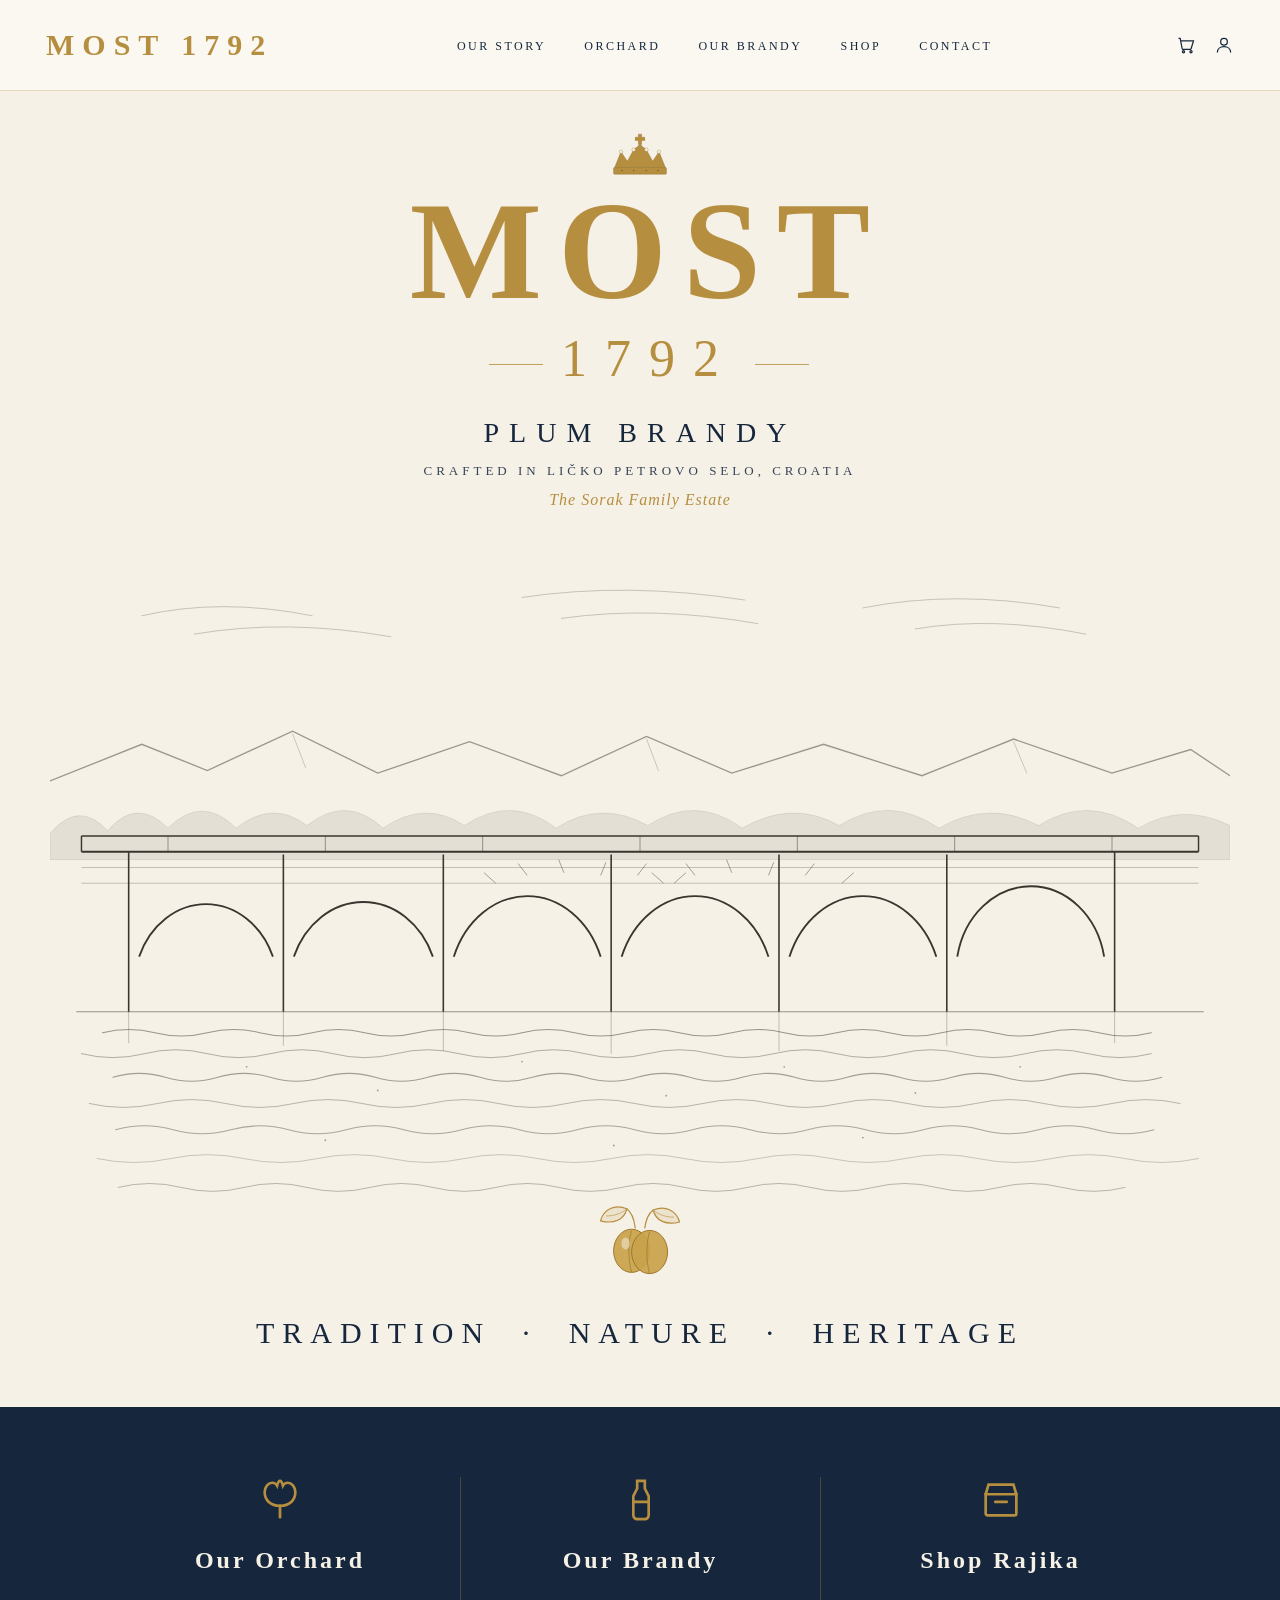
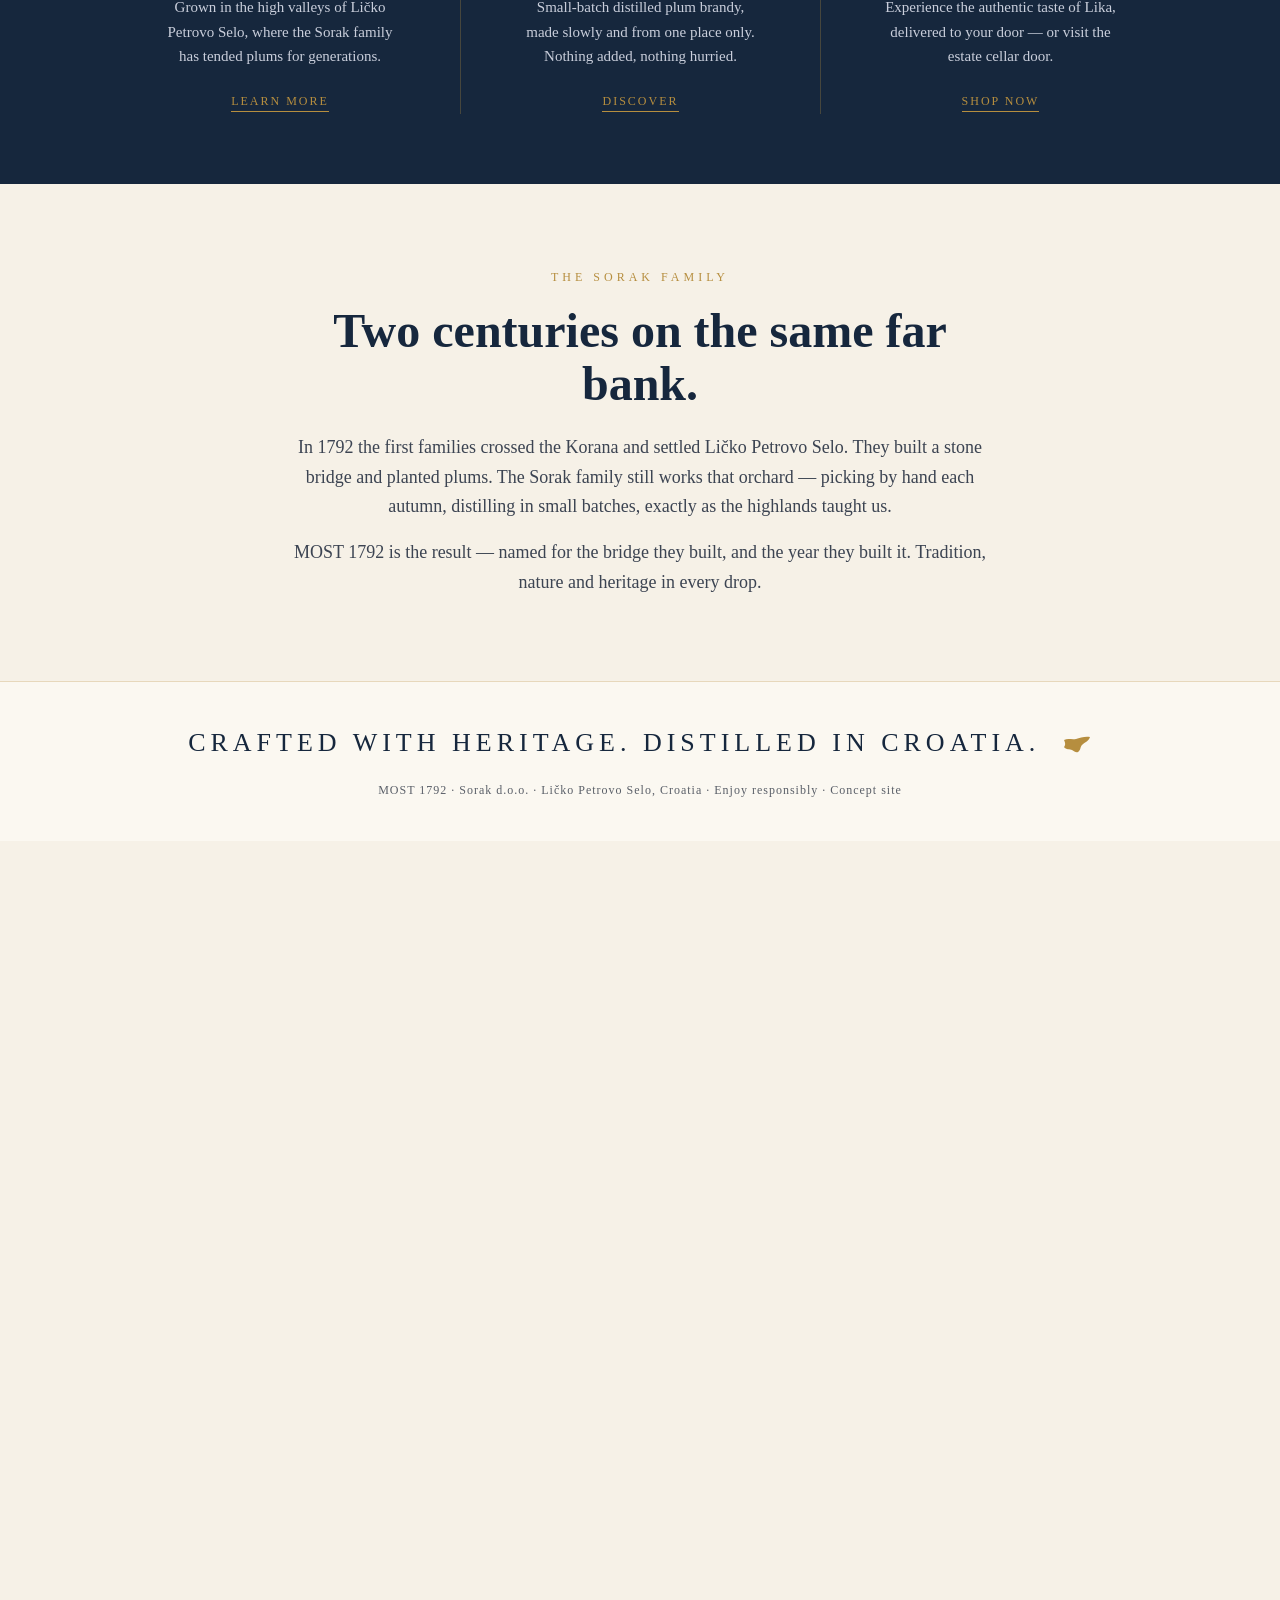
<file: index.html>
<!DOCTYPE html>
<html lang="en">
<head>
  <meta charset="UTF-8">
  <meta http-equiv="refresh" content="0; url=site/index.html">
  <link rel="canonical" href="site/index.html">
  <title>MOST 1792 · The Sorak Family Estate</title>
</head>
<body style="font-family:Georgia,serif;background:#F6F1E7;color:#16273D;text-align:center;padding:80px">
  <p>Redirecting to <a href="site/index.html" style="color:#B68E3F">MOST 1792</a>…</p>
</body>
</html>
</file>
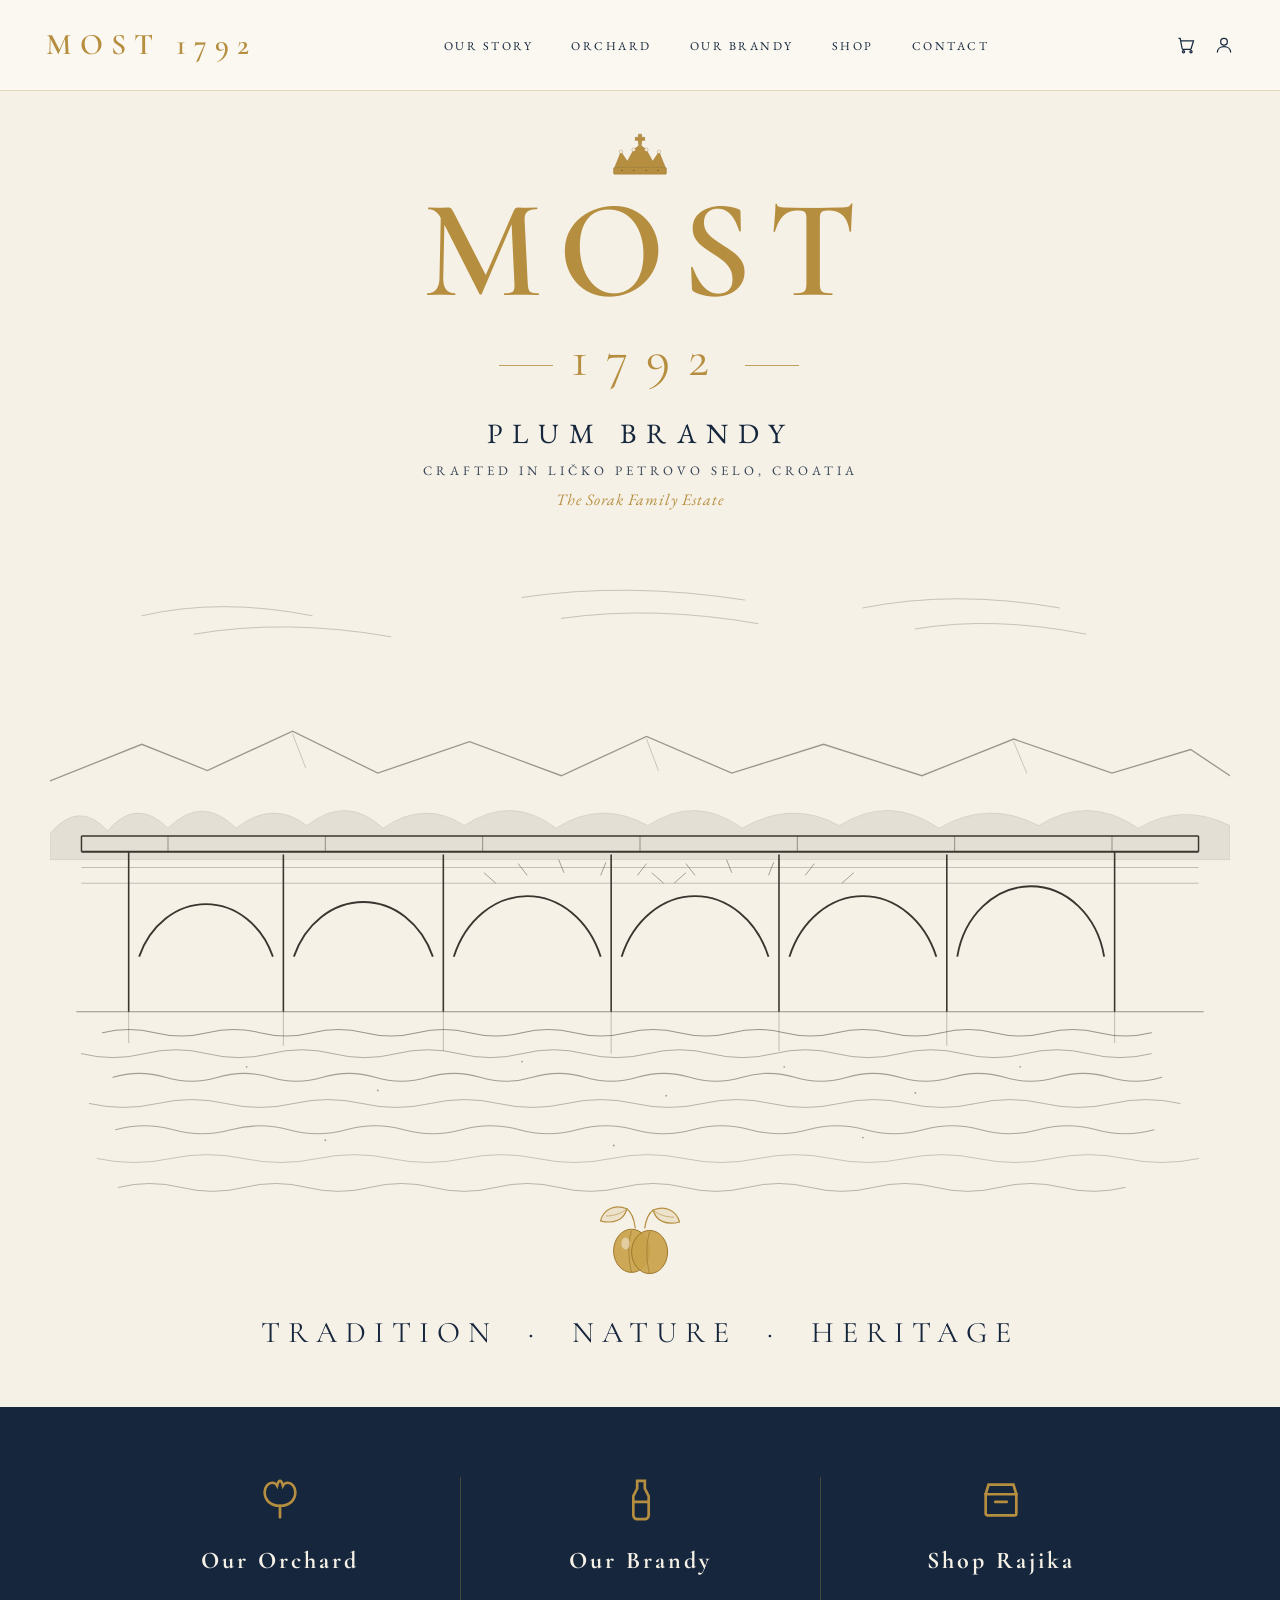
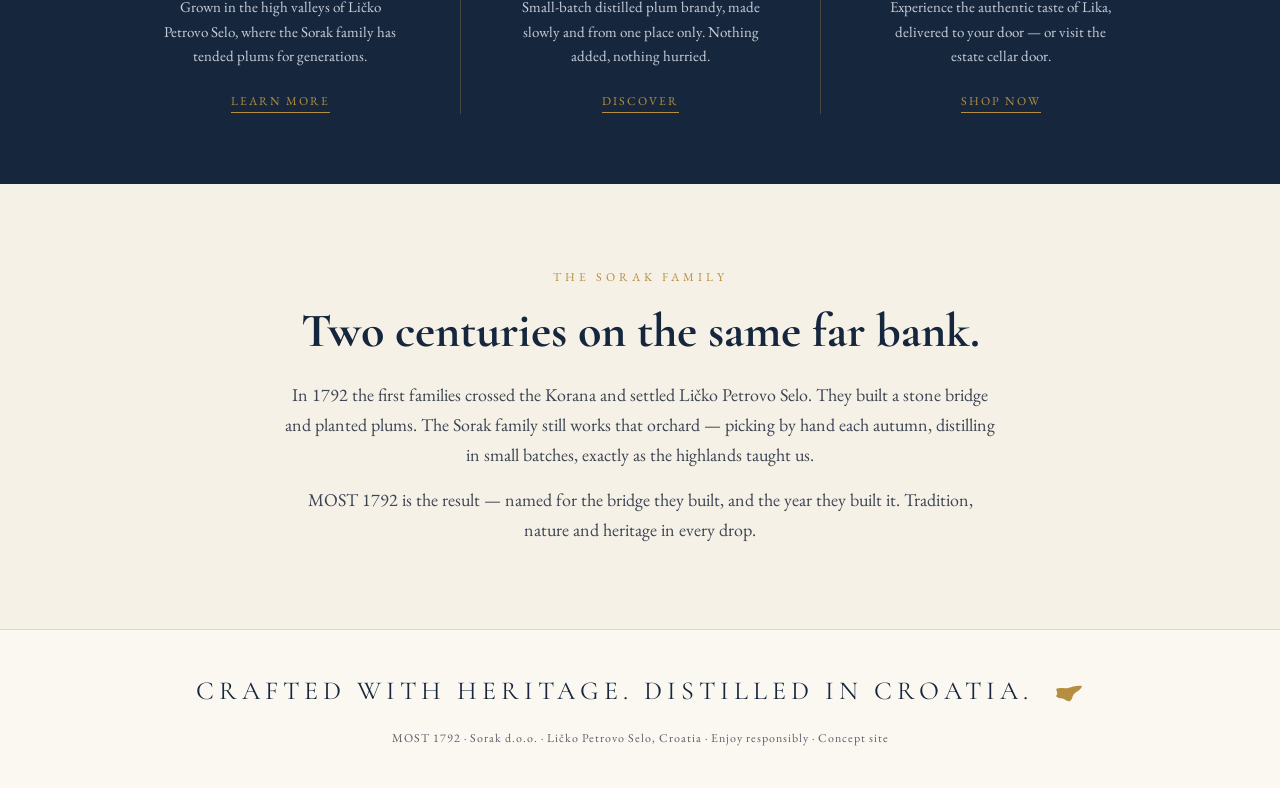
<file: site/index.html>
<!DOCTYPE html>
<html lang="en">
<head>
  <meta charset="UTF-8">
  <meta name="viewport" content="width=device-width, initial-scale=1.0">
  <title>MOST 1792 · Premium Plum Brandy — The Sorak Family Estate</title>
  <meta name="description" content="MOST 1792 — small-batch premium plum brandy from the Sorak family orchard in Ličko Petrovo Selo, Croatia. Crossing the same stone bridge since 1792.">
  <link rel="stylesheet" href="styles.css">
</head>
<body>

  <nav class="nav">
    <a class="brand" href="#">MOST 1792</a>
    <ul>
      <li><a href="#story">Our Story</a></li>
      <li><a href="#orchard">Orchard</a></li>
      <li><a href="#brandy">Our Brandy</a></li>
      <li><a href="#shop">Shop</a></li>
      <li><a href="#contact">Contact</a></li>
    </ul>
    <div class="icons">
      <svg viewBox="0 0 24 24" fill="none" stroke="currentColor" stroke-width="1.5"><path d="M3 4h2l2.4 12.5a1 1 0 001 .8h8.7a1 1 0 001-.8L21 7H6"/><circle cx="9" cy="20" r="1.3"/><circle cx="18" cy="20" r="1.3"/></svg>
      <svg viewBox="0 0 24 24" fill="none" stroke="currentColor" stroke-width="1.5"><circle cx="12" cy="8" r="4"/><path d="M4 21c0-4.4 3.6-7 8-7s8 2.6 8 7"/></svg>
    </div>
  </nav>

  <header class="hero">
    <img class="crown-top" src="../assets/crown.svg" alt="Crown">
    <h1>MOST</h1>
    <p class="year"><span class="dash"></span>1792<span class="dash"></span></p>
    <p class="sub">PLUM BRANDY</p>
    <p class="origin">Crafted in Ličko Petrovo Selo, Croatia</p>
    <p class="estate">The Sorak Family Estate</p>
    <div class="scene">
      <img class="bridge" src="../assets/bridge-engraving.svg" alt="Engraving of the old stone bridge over the Korana river">
      <img class="crest" src="../assets/plum-crest.svg" alt="Plum crest">
    </div>
    <p class="values">TRADITION&nbsp;&nbsp;·&nbsp;&nbsp;NATURE&nbsp;&nbsp;·&nbsp;&nbsp;HERITAGE</p>
  </header>

  <section class="features">
    <div class="grid">
      <article class="feature" id="orchard">
        <div class="ico"><svg viewBox="0 0 24 24" fill="none" stroke-width="1.4" stroke-linecap="round"><path d="M12 21v-6"/><path d="M12 15c-5 0-8-3-8-7 0-3 2-5 4-5 1 0 2 .6 2.5 1.5C11 2.5 11.5 2 12 2s1 .5 1.5 2.5C14 3.6 15 3 16 3c2 0 4 2 4 5 0 4-3 7-8 7z"/></svg></div>
        <h3>Our Orchard</h3>
        <p>Grown in the high valleys of Ličko Petrovo Selo, where the Sorak family has tended plums for generations.</p>
        <a class="more" href="#story">Learn More</a>
      </article>
      <article class="feature" id="brandy">
        <div class="ico"><svg viewBox="0 0 24 24" fill="none" stroke-width="1.4" stroke-linecap="round"><path d="M10 2h4v4l2 4v10a2 2 0 01-2 2h-4a2 2 0 01-2-2V10l2-4z"/><path d="M8.5 13h7"/></svg></div>
        <h3>Our Brandy</h3>
        <p>Small-batch distilled plum brandy, made slowly and from one place only. Nothing added, nothing hurried.</p>
        <a class="more" href="#contact">Discover</a>
      </article>
      <article class="feature" id="shop">
        <div class="ico"><svg viewBox="0 0 24 24" fill="none" stroke-width="1.4" stroke-linecap="round"><path d="M4 9l1.5-5h13L20 9"/><path d="M4 9h16v10a1 1 0 01-1 1H5a1 1 0 01-1-1z"/><path d="M9 13h6"/></svg></div>
        <h3>Shop Rajika</h3>
        <p>Experience the authentic taste of Lika, delivered to your door — or visit the estate cellar door.</p>
        <a class="more" href="#contact">Shop Now</a>
      </article>
    </div>
  </section>

  <section class="story" id="story">
    <p class="eyebrow">The Sorak Family</p>
    <h2>Two centuries on the same far bank.</h2>
    <p>In 1792 the first families crossed the Korana and settled Ličko Petrovo Selo. They built a stone
    bridge and planted plums. The Sorak family still works that orchard — picking by hand each autumn,
    distilling in small batches, exactly as the highlands taught us.</p>
    <p>MOST 1792 is the result — named for the bridge they built, and the year they built it.
    Tradition, nature and heritage in every drop.</p>
  </section>

  <footer id="contact">
    <p class="tag">CRAFTED WITH HERITAGE. DISTILLED IN CROATIA.
      <svg viewBox="0 0 30 22"><path d="M2 6c4-2 8 0 12-1s9-3 14-2c-1 4-5 5-8 8-2 2-1 5-4 7-2 1-4-1-6-2s-6 0-8-3c2-2 1-5 0-7z"/></svg>
    </p>
    <p class="fine">MOST 1792 · Sorak d.o.o. · Ličko Petrovo Selo, Croatia · Enjoy responsibly · Concept site</p>
  </footer>

</body>
</html>
</file>
<file: site/styles.css>
@import url('https://fonts.googleapis.com/css2?family=Cormorant+Garamond:wght@400;500;600&family=EB+Garamond:ital@0;1&display=swap');

:root{
  --cream:#F6F1E7;
  --cream-2:#FBF8F1;
  --navy:#16273D;
  --navy-2:#1B2D46;
  --gold:#B68E3F;
  --gold-l:#C9A24B;
  --ink:#2b2b2b;
  --muted:#5a5f68;
  --display:"Cormorant Garamond",Georgia,serif;
  --body:"EB Garamond",Georgia,"Times New Roman",serif;
}
*{box-sizing:border-box;margin:0;padding:0}
html{scroll-behavior:smooth}
body{font-family:var(--body);color:var(--ink);background:var(--cream);line-height:1.65}
img{max-width:100%;display:block}
a{color:inherit;text-decoration:none}
.dash{display:inline-block;width:46px;height:1px;background:currentColor;vertical-align:middle;opacity:.7}

/* nav */
.nav{position:sticky;top:0;z-index:50;display:flex;align-items:center;justify-content:space-between;
  padding:20px 46px;background:var(--cream-2);border-bottom:1px solid rgba(182,142,63,.3)}
.nav .brand{font-family:var(--display);font-size:30px;letter-spacing:8px;color:var(--gold);font-weight:600}
.nav ul{display:flex;gap:38px;list-style:none}
.nav ul a{font-size:12px;letter-spacing:2.5px;text-transform:uppercase;color:var(--navy)}
.nav ul a:hover{color:var(--gold)}
.nav .icons{display:flex;gap:18px;color:var(--navy)}
.nav .icons svg{width:20px;height:20px}

/* hero */
.hero{text-align:center;padding:40px 24px 0;position:relative;overflow:hidden}
.hero .crown-top{width:74px;margin:0 auto 6px}
.hero h1{font-family:var(--display);font-size:clamp(64px,13vw,140px);letter-spacing:16px;color:var(--gold);font-weight:600;line-height:.92;text-indent:16px}
.hero .year{font-family:var(--display);font-size:clamp(30px,5vw,52px);letter-spacing:18px;color:var(--gold);margin:0 0 8px;text-indent:18px}
.hero .year .dash{margin:0 18px;width:54px;opacity:.8}
.hero .sub{font-size:clamp(20px,3vw,28px);letter-spacing:10px;color:var(--navy);margin:2px 0 4px}
.hero .origin{font-size:13px;letter-spacing:4px;text-transform:uppercase;color:var(--navy);opacity:.85}
.hero .estate{font-family:var(--body);font-style:italic;font-size:16px;color:var(--gold);margin-top:6px;letter-spacing:1px}
.hero .scene{position:relative;margin-top:10px}
.hero .scene img.bridge{width:100%;max-width:1180px;margin:0 auto;opacity:.95}
.hero .crest{width:120px;margin:-40px auto 0}
.hero .values{font-family:var(--display);font-size:clamp(20px,3vw,30px);letter-spacing:8px;color:var(--navy);margin:14px 0 50px}

/* feature band */
.features{background:var(--navy);color:var(--cream);padding:70px 24px}
.features .grid{max-width:1080px;margin:0 auto;display:grid;grid-template-columns:repeat(3,1fr);gap:0}
.feature{text-align:center;padding:0 40px;position:relative}
.feature + .feature{border-left:1px solid rgba(182,142,63,.3)}
.feature .ico{height:46px;margin-bottom:18px;display:flex;justify-content:center}
.feature .ico svg{height:46px;width:46px;stroke:var(--gold)}
.feature h3{font-family:var(--display);font-size:24px;letter-spacing:3px;color:var(--cream);margin-bottom:14px}
.feature p{font-size:15px;color:#c9cedb;max-width:240px;margin:0 auto 18px}
.feature .more{font-size:12px;letter-spacing:2px;text-transform:uppercase;color:var(--gold);border-bottom:1px solid var(--gold);padding-bottom:3px}

/* story strip */
.story{max-width:760px;margin:0 auto;padding:84px 24px;text-align:center}
.story .eyebrow{font-size:12px;letter-spacing:4px;text-transform:uppercase;color:var(--gold);margin-bottom:18px}
.story h2{font-family:var(--display);font-size:clamp(30px,5vw,48px);color:var(--navy);margin-bottom:22px;line-height:1.1}
.story p{font-size:18px;color:#3c4452}
.story p + p{margin-top:16px}

/* footer */
footer{background:var(--cream-2);border-top:1px solid rgba(182,142,63,.3);text-align:center;padding:40px 24px}
footer .tag{font-family:var(--display);font-size:clamp(18px,3vw,26px);letter-spacing:5px;color:var(--navy)}
footer .tag svg{height:22px;width:30px;vertical-align:middle;margin-left:10px;fill:var(--gold)}
footer .fine{margin-top:16px;font-size:12px;color:var(--muted);letter-spacing:1px}

@media(max-width:820px){
  .nav{padding:16px 20px;flex-wrap:wrap;gap:10px}
  .nav ul{display:none}
  .features .grid{grid-template-columns:1fr;gap:46px}
  .feature + .feature{border-left:none;border-top:1px solid rgba(182,142,63,.3);padding-top:46px}
}
</file>
